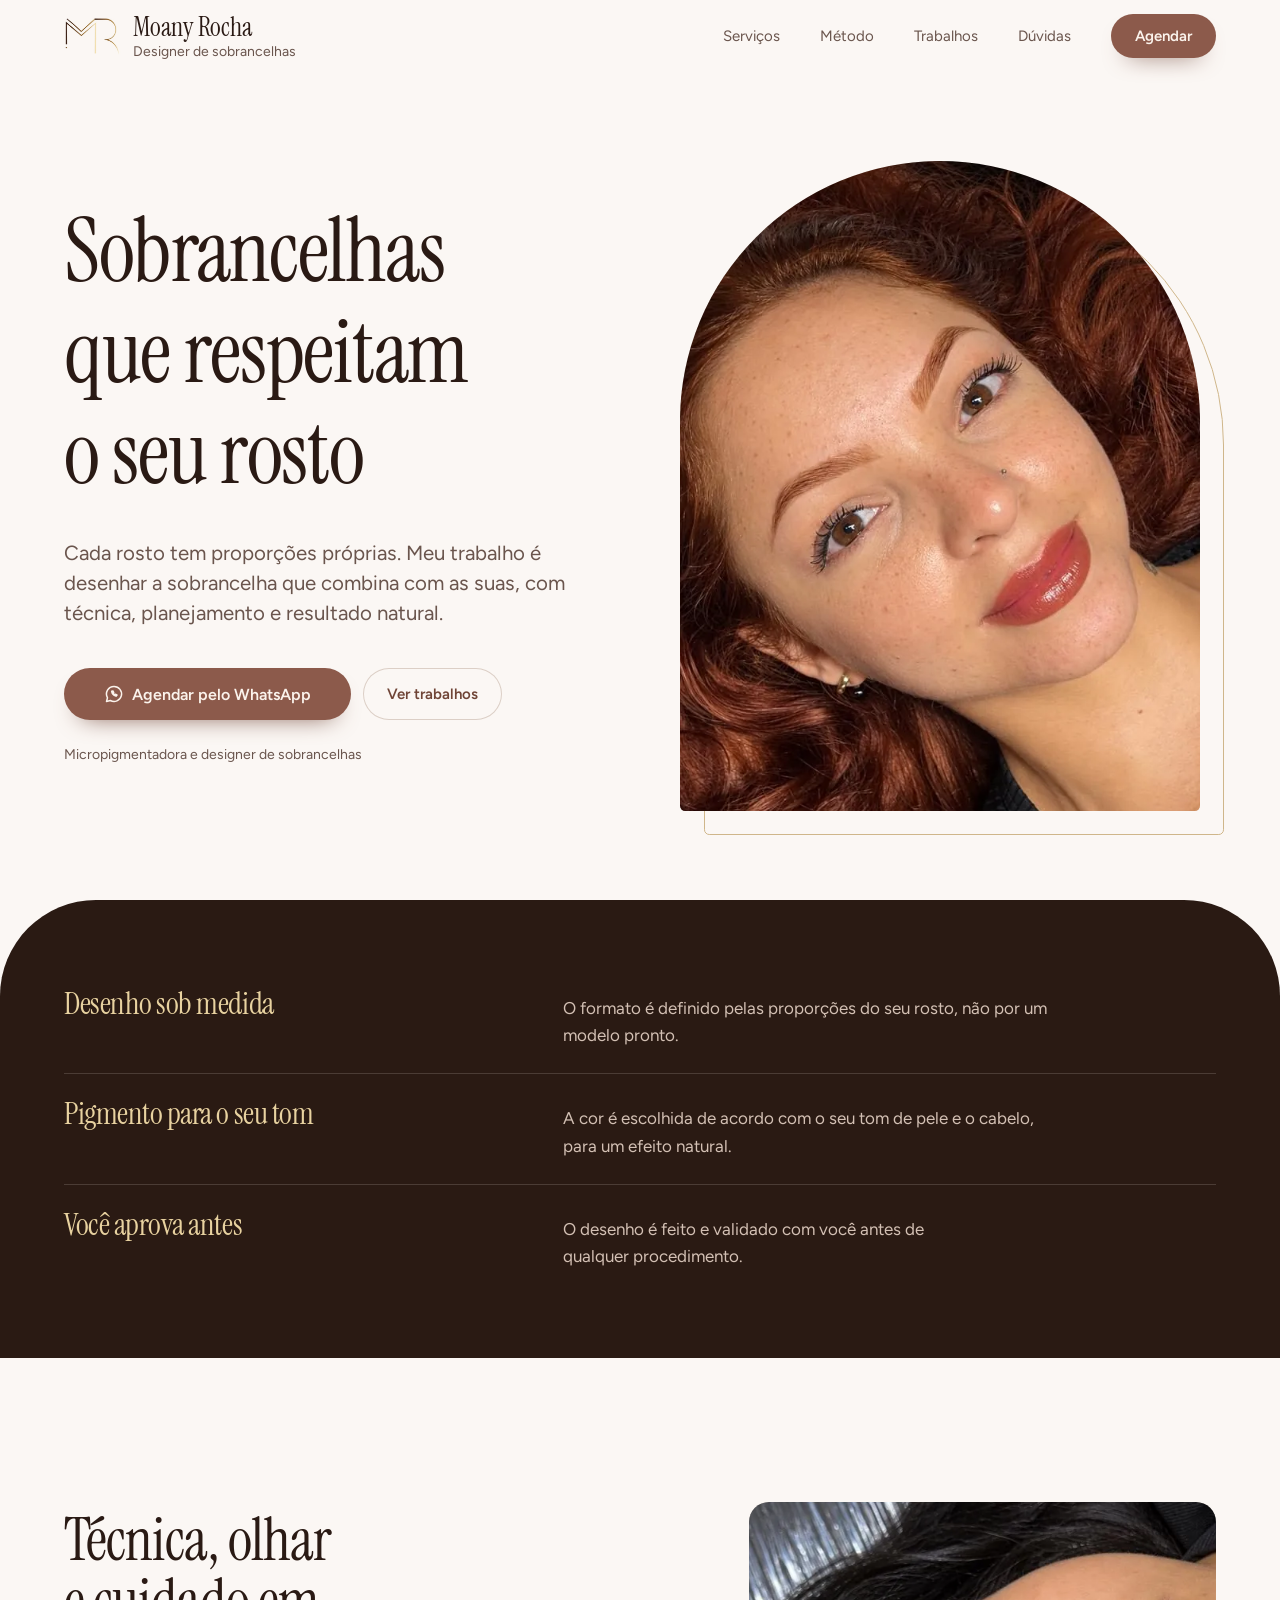
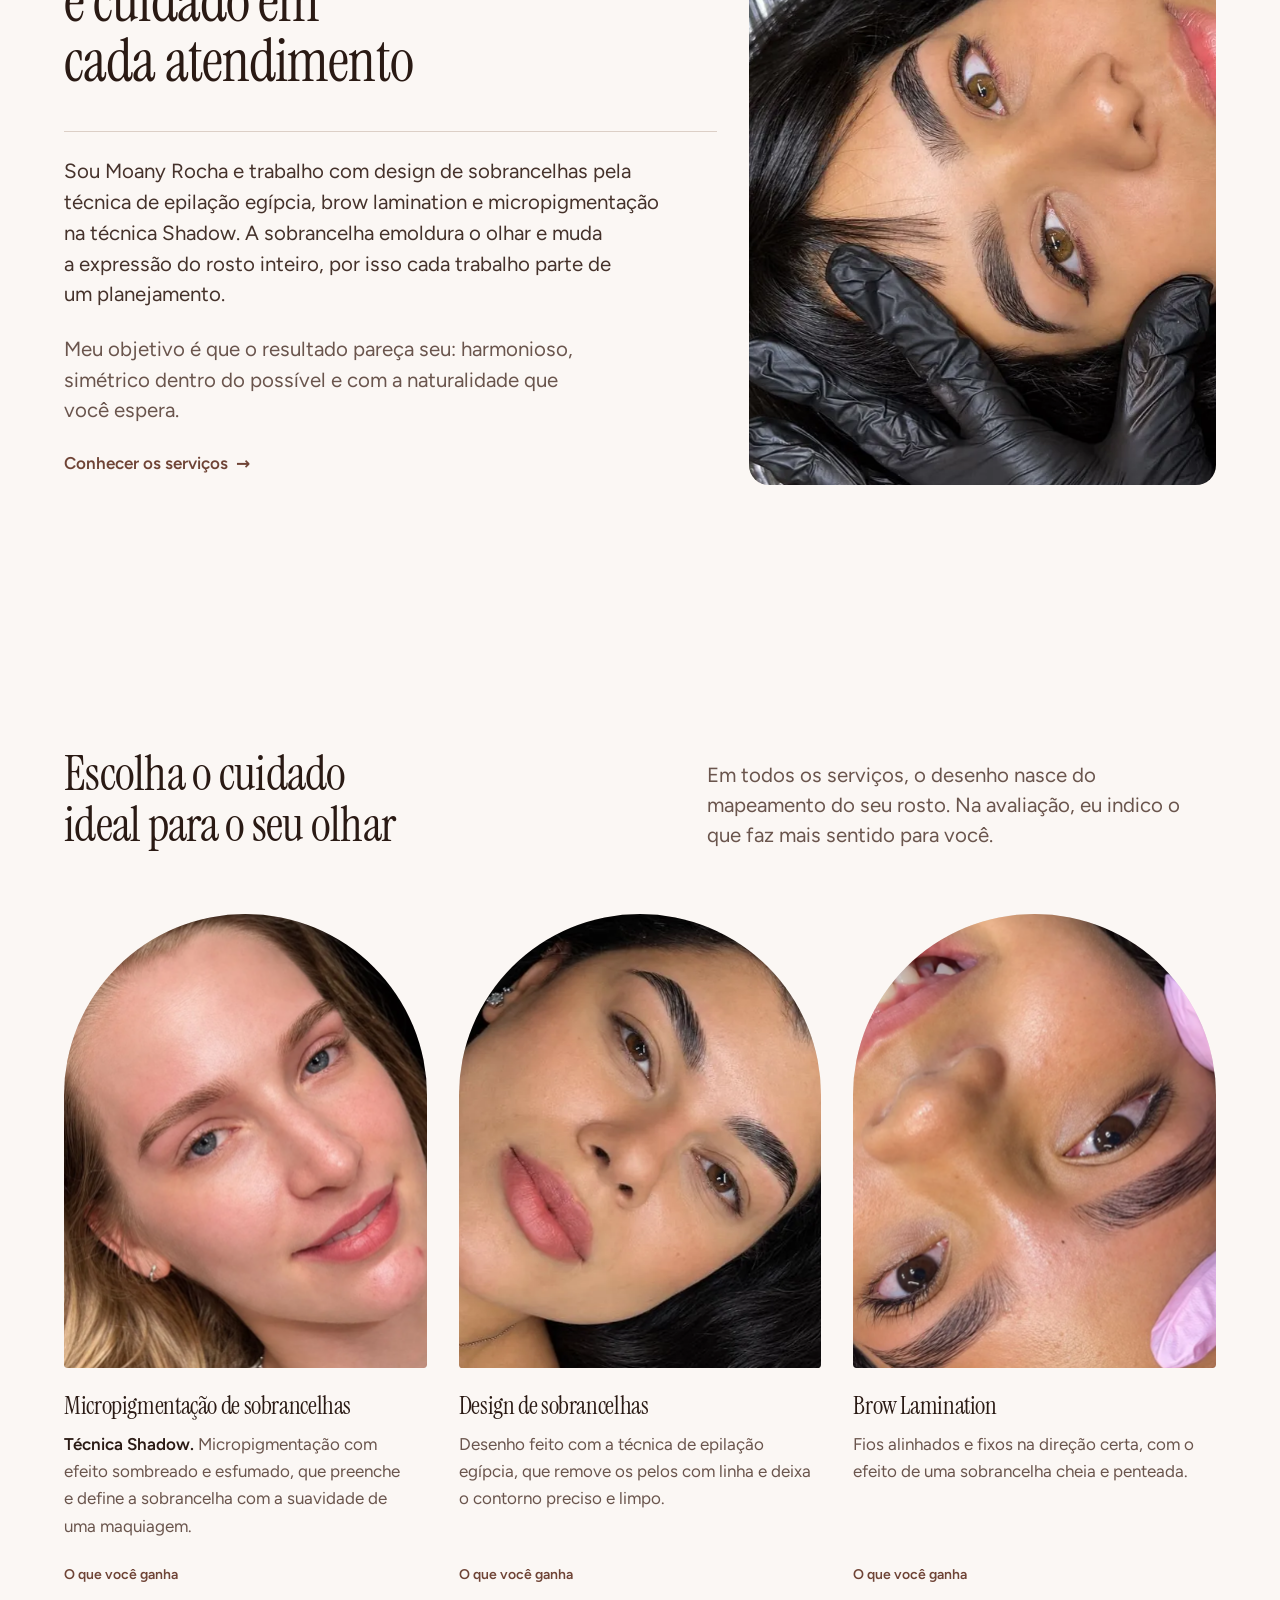
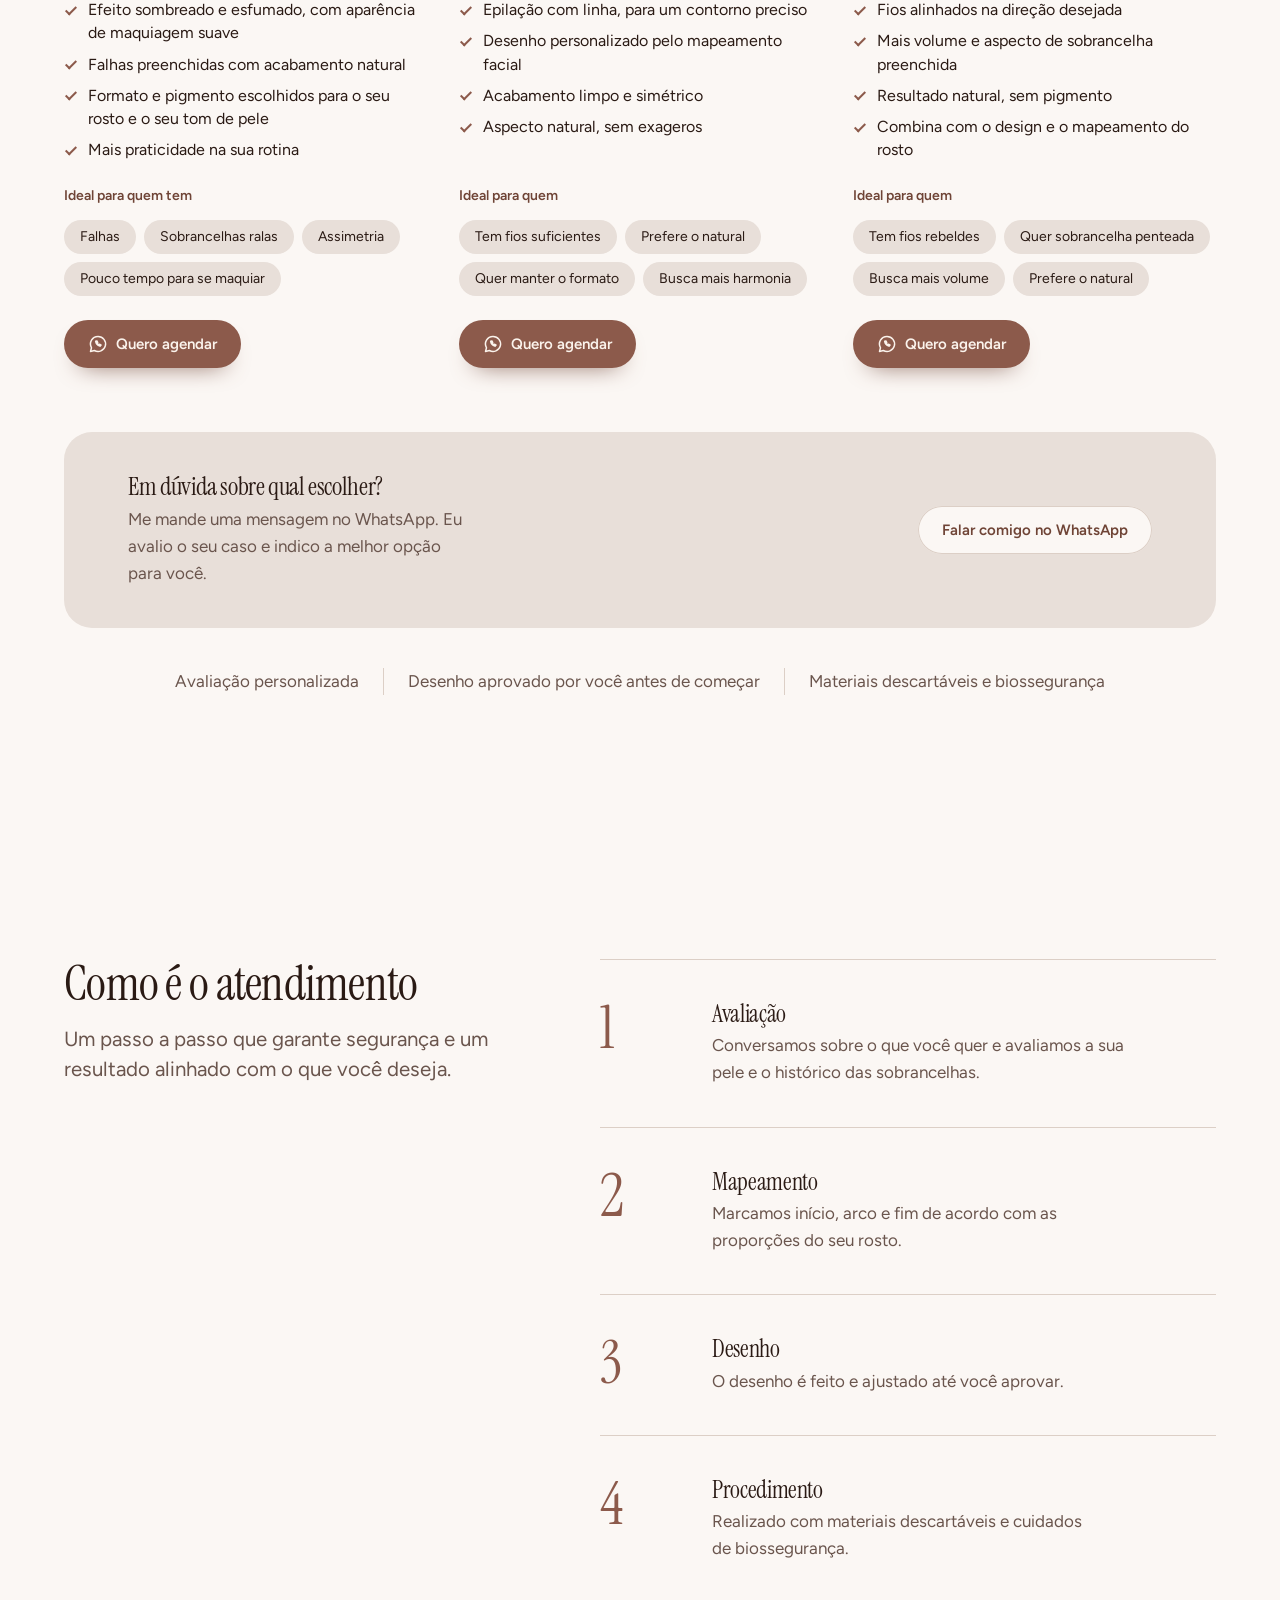
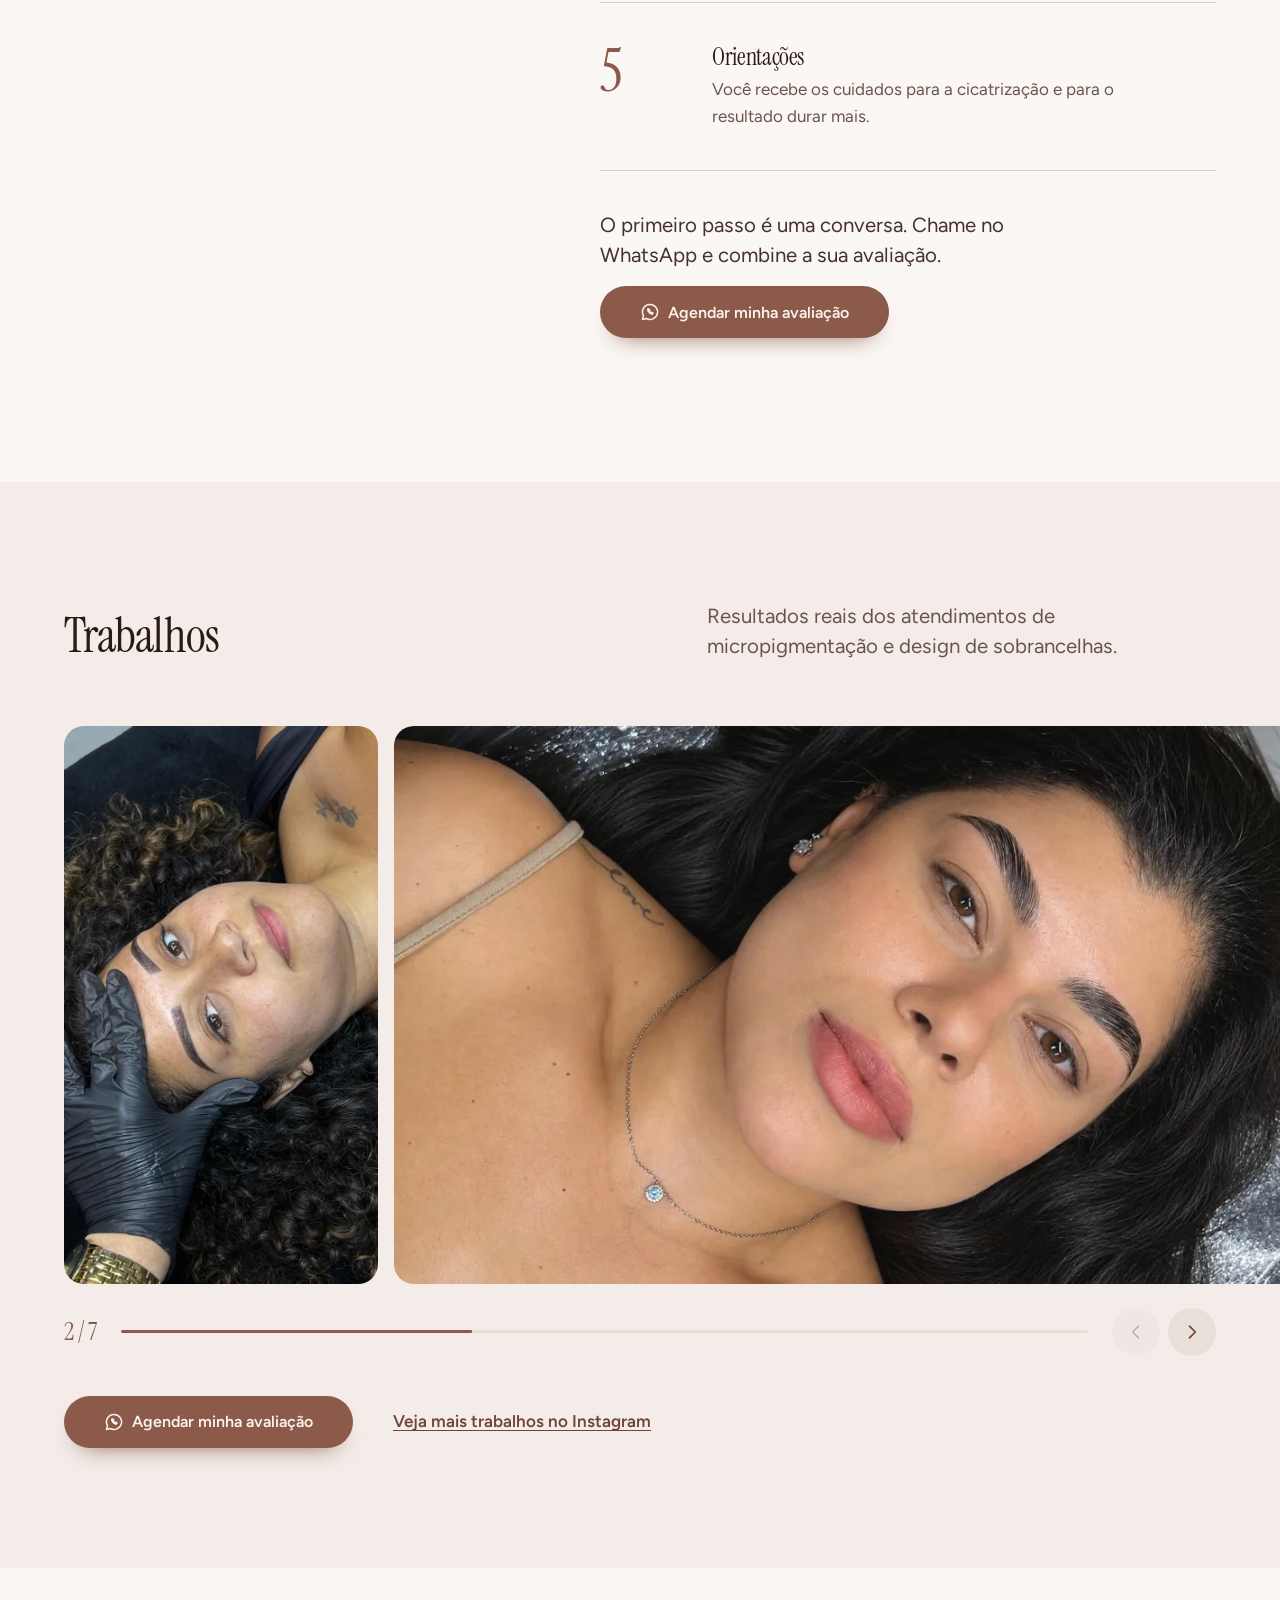
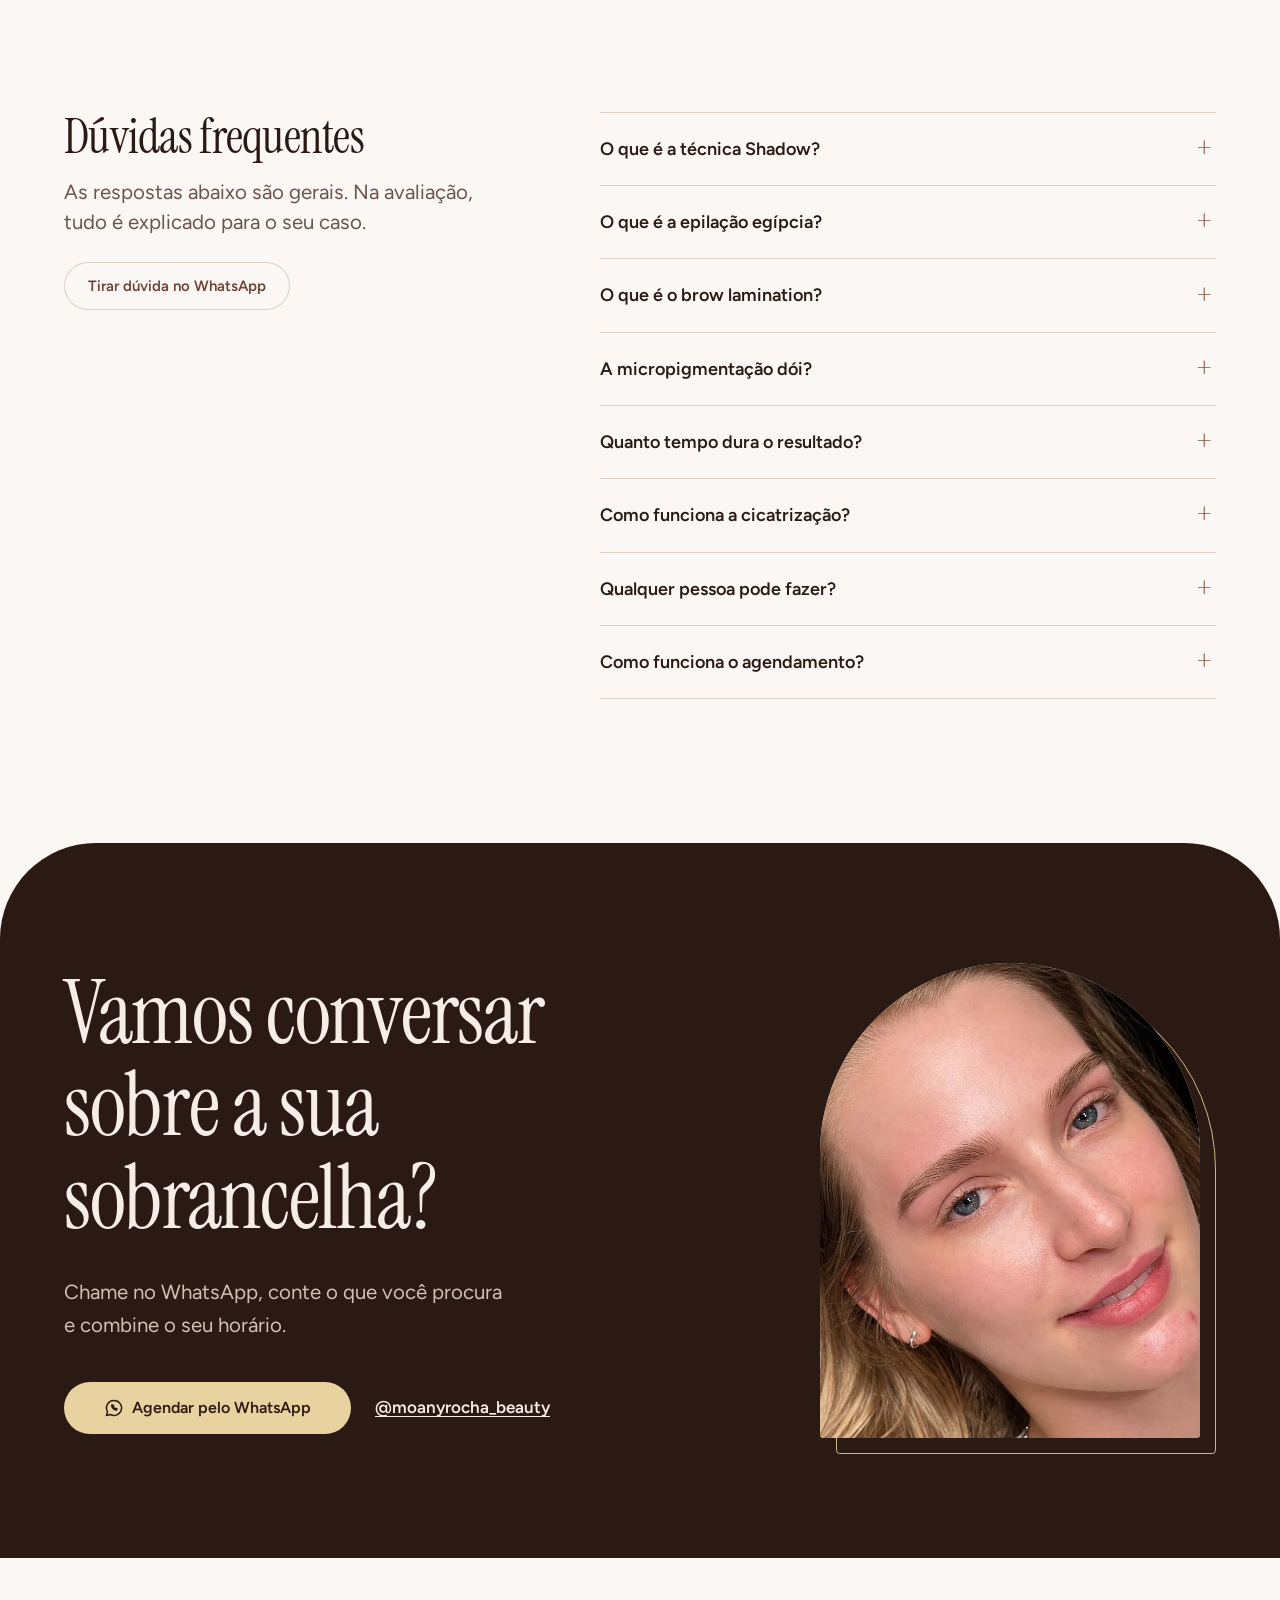
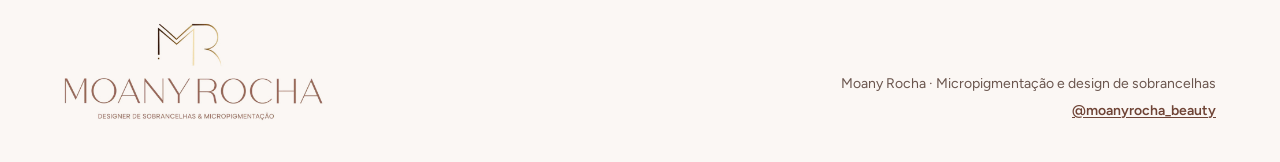
<file: moabeauty-main/index.html>
<!doctype html>
<html lang="pt-BR">

<head>
  <meta charset="utf-8">
  <meta name="viewport" content="width=device-width,initial-scale=1,viewport-fit=cover">
  <title>Moany Rocha Beauty | Designer de sobrancelhas e micropigmentação</title>
  <meta name="description"
    content="Moany Rocha, designer de sobrancelhas e micropigmentadora. Micropigmentação Shadow, design com epilação egípcia e brow lamination. Agende pelo WhatsApp.">
  <meta name="theme-color" content="#faf7f5">
  <link rel="icon" href="img/logo-monograma.png" type="image/png">
  <meta property="og:type" content="website">
  <meta property="og:locale" content="pt_BR">
  <meta property="og:site_name" content="Moany Rocha Beauty">
  <meta property="og:title" content="Moany Rocha Beauty | Designer de sobrancelhas e micropigmentação">
  <meta property="og:description" content="Moany Rocha, designer de sobrancelhas e micropigmentadora. Micropigmentação Shadow, design com epilação egípcia e brow lamination. Agende pelo WhatsApp.">
  <meta name="twitter:card" content="summary_large_image">
  <link rel="preload" href="img/trabalho-2.webp" as="image" type="image/webp" fetchpriority="high">
  <script type="application/ld+json">
{
  "@context": "https://schema.org",
  "@type": "HealthAndBeautyBusiness",
  "name": "Moany Rocha Beauty",
  "description": "Moany Rocha, designer de sobrancelhas e micropigmentadora. Micropigmentação Shadow, design com epilação egípcia e brow lamination.",
  "telephone": "+5527988076090",
  "sameAs": [
    "https://www.instagram.com/moanyrocha_beauty/"
  ],
  "knowsAbout": [
    "Micropigmentação de sobrancelhas",
    "Design de sobrancelhas",
    "Epilação egípcia",
    "Brow lamination"
  ],
  "hasOfferCatalog": {
    "@type": "OfferCatalog",
    "name": "Serviços",
    "itemListElement": [
      {
        "@type": "Offer",
        "itemOffered": {
          "@type": "Service",
          "name": "Micropigmentação de sobrancelhas (técnica Shadow)"
        }
      },
      {
        "@type": "Offer",
        "itemOffered": {
          "@type": "Service",
          "name": "Design de sobrancelhas com epilação egípcia"
        }
      },
      {
        "@type": "Offer",
        "itemOffered": {
          "@type": "Service",
          "name": "Brow Lamination"
        }
      }
    ]
  }
}
  </script>
  <script type="application/ld+json">
{
  "@context": "https://schema.org",
  "@type": "FAQPage",
  "mainEntity": [
    {
      "@type": "Question",
      "name": "O que é a técnica Shadow?",
      "acceptedAnswer": {
        "@type": "Answer",
        "text": "É uma técnica de micropigmentação que cria um efeito sombreado e esfumado, parecido com a sombra de uma maquiagem, em vez de fios individuais desenhados."
      }
    },
    {
      "@type": "Question",
      "name": "O que é a epilação egípcia?",
      "acceptedAnswer": {
        "@type": "Answer",
        "text": "É uma técnica de remoção de pelos feita com linha. Ela permite contornar o desenho da sobrancelha com precisão e deixar o acabamento limpo."
      }
    },
    {
      "@type": "Question",
      "name": "O que é o brow lamination?",
      "acceptedAnswer": {
        "@type": "Answer",
        "text": "É um tratamento que alinha os fios da sobrancelha e os mantém na direção desejada, deixando-a mais preenchida e penteada, sem pigmento. O efeito é temporário e a duração varia de pessoa para pessoa."
      }
    },
    {
      "@type": "Question",
      "name": "A micropigmentação dói?",
      "acceptedAnswer": {
        "@type": "Answer",
        "text": "A sensação varia de pessoa para pessoa. Normalmente é usado anestésico tópico para deixar o procedimento mais confortável."
      }
    },
    {
      "@type": "Question",
      "name": "Quanto tempo dura o resultado?",
      "acceptedAnswer": {
        "@type": "Answer",
        "text": "A duração depende do tipo de pele, do pigmento, da exposição ao sol e dos cuidados depois. Por ser semipermanente, o resultado desbota com o tempo e pede retoques periódicos."
      }
    },
    {
      "@type": "Question",
      "name": "Como funciona a cicatrização?",
      "acceptedAnswer": {
        "@type": "Answer",
        "text": "Nos primeiros dias a cor pode parecer mais intensa e depois suaviza. Seguir as orientações de cuidados é essencial para um bom resultado, e eu explico tudo no atendimento."
      }
    },
    {
      "@type": "Question",
      "name": "Qualquer pessoa pode fazer?",
      "acceptedAnswer": {
        "@type": "Answer",
        "text": "Nem sempre. Gestantes, lactantes e pessoas com algumas condições de saúde ou de pele precisam de avaliação antes. Por isso começamos sempre pela conversa."
      }
    },
    {
      "@type": "Question",
      "name": "Como funciona o agendamento?",
      "acceptedAnswer": {
        "@type": "Answer",
        "text": "Pelo WhatsApp. Clique em qualquer botão de agendar, mande uma mensagem e eu respondo com os horários disponíveis."
      }
    }
  ]
}
  </script>
  <link rel="preload" href="fonts/instrument-serif-latin-400-normal.woff2" as="font" type="font/woff2" crossorigin>
  <link rel="preload" href="fonts/figtree-latin-wght-normal.woff2" as="font" type="font/woff2" crossorigin>
  <link rel="preload" href="tokens.css" as="style">
  <link rel="preload" href="base.css" as="style">
  <script>document.documentElement.classList.add("js")</script>
  <link rel="stylesheet" href="site.css">
</head>

<body>
  <a class="skip" href="#conteudo">Pular para o conteúdo</a>

  <header class="top">
    <div class="progress" aria-hidden="true"></div>
    <div class="container">
      <a class="brand" href="#inicio" aria-label="Moany Rocha, início"><img src="img/logo-monograma.png" alt=""
          width="220" height="147"><span><b>Moany Rocha</b><small>Designer de sobrancelhas</small></span></a>
      <button class="nav-toggle" type="button" aria-label="Menu de navegação" aria-controls="site-nav"
        aria-expanded="false">
        <svg viewBox="0 0 24 24" fill="none" stroke="currentColor" stroke-width="1.8" stroke-linecap="round"
          aria-hidden="true">
          <path d="M4 7h16M4 12h16M4 17h16" />
        </svg>
      </button>
      <nav class="nav" id="site-nav" aria-label="Seções">
        <a href="#servicos">Serviços</a>
        <a href="#metodo">Método</a>
        <a href="#trabalhos">Trabalhos</a>
        <a href="#duvidas">Dúvidas</a>
        <a class="btn primary"
          href="https://wa.me/5527988076090?text=Ol%C3%A1%2C%20Moany%21%20Vim%20pelo%20seu%20site%20e%20gostaria%20de%20agendar%20um%20hor%C3%A1rio.">Agendar</a>
      </nav>
    </div>
  </header>

  <main id="conteudo">
    <div class="container hero" id="inicio">
      <div class="hero-copy">
        <h1><span class="ln"><span style="--l:0">Sobrancelhas</span></span> <span class="ln"><span style="--l:1">que respeitam</span></span> <span class="ln"><span style="--l:2">o seu rosto</span></span></h1>
        <p class="lead" style="--i:1">Cada rosto tem proporções próprias. Meu trabalho é desenhar a sobrancelha que combina com as
          suas, com técnica, planejamento e resultado natural.</p>
        <div class="btns" style="--i:2">
          <a class="btn primary"
            href="https://wa.me/5527988076090?text=Ol%C3%A1%2C%20Moany%21%20Vim%20pelo%20seu%20site%20e%20gostaria%20de%20agendar%20um%20hor%C3%A1rio."><svg viewBox="0 0 24 24" width="20" height="20" fill="none" stroke="currentColor" stroke-width="1.8" stroke-linecap="round" stroke-linejoin="round" aria-hidden="true"><path d="M12 3a9 9 0 0 0-7.8 13.5L3 21l4.6-1.2A9 9 0 1 0 12 3z"/><path d="M9.2 8.6c.3 2.6 2.4 5 5.2 6l1.3-1.3-1.9-1-.8.7a4.6 4.6 0 0 1-2-2l.7-.8-1-1.9z"/></svg>Agendar
            pelo WhatsApp</a>
          <a class="btn ghost" href="#trabalhos">Ver trabalhos</a>
        </div>
        <p class="fine" style="--i:3">Micropigmentadora e designer de sobrancelhas</p>
      </div>
      <div class="hero-art">
        <figure class="arch hero-photo"><img src="img/trabalho-2.webp"
            alt="Cliente de cabelo ruivo com sobrancelhas feitas por Moany Rocha" width="720" height="1280"
            style="object-position: 50% 38%" fetchpriority="high" decoding="async"></figure>
      </div>
    </div>

    <div class="promises">
      <div class="container">
        <div class="promise">
          <h2>Desenho sob medida</h2>
          <p>O formato é definido pelas proporções do seu rosto, não por um modelo pronto.</p>
        </div>
        <div class="promise">
          <h2>Pigmento para o seu tom</h2>
          <p>A cor é escolhida de acordo com o seu tom de pele e o cabelo, para um efeito natural.</p>
        </div>
        <div class="promise">
          <h2>Você aprova antes</h2>
          <p>O desenho é feito e validado com você antes de qualquer procedimento.</p>
        </div>
      </div>
    </div>

    <section id="sobre" class="sec sec--tall about">
      <div class="container about-grid">
        <div class="about-copy" data-reveal>
          <h2>Técnica, olhar e cuidado em cada atendimento</h2>
          <div class="about-text">
            <p>Sou Moany Rocha e trabalho com design de sobrancelhas pela técnica de epilação egípcia, brow lamination e
              micropigmentação na técnica Shadow. A sobrancelha emoldura o olhar e muda a expressão do rosto inteiro, por
              isso cada trabalho parte de um planejamento.</p>
            <p>Meu objetivo é que o resultado pareça seu: harmonioso, simétrico dentro do possível e com a naturalidade
              que você espera.</p>
          </div>
          <a class="link-arrow" href="#servicos">Conhecer os serviços</a>
        </div>
        <figure class="about-photo" data-reveal><img src="img/trabalho-6.webp"
            alt="Resultado de design de sobrancelhas feito por Moany Rocha" width="1100" height="825" loading="lazy"
            decoding="async"></figure>
      </div>
    </section>

    <section id="servicos" class="sec">
      <div class="container">
        <div class="head" data-reveal>
          <h2>Escolha o cuidado ideal para o seu olhar</h2>
          <p class="sec-lead">Em todos os serviços, o desenho nasce do mapeamento do seu rosto. Na avaliação, eu indico o
            que faz mais sentido para você.</p>
        </div>

        <div class="svc">
          <article class="svc-card" data-reveal>
            <figure class="arch"><img src="img/trabalho-7.webp"
                alt="Sobrancelhas com micropigmentação Shadow, efeito sombreado e natural" width="800" height="1421"
                loading="lazy" decoding="async"></figure>
            <h3>Micropigmentação de sobrancelhas</h3>
            <p class="pitch"><strong>Técnica Shadow.</strong> Micropigmentação com efeito sombreado e esfumado, que
              preenche e define a sobrancelha com a suavidade de uma maquiagem.</p>
            <h4>O que você ganha</h4>
            <ul class="checks">
              <li>Efeito sombreado e esfumado, com aparência de maquiagem suave</li>
              <li>Falhas preenchidas com acabamento natural</li>
              <li>Formato e pigmento escolhidos para o seu rosto e o seu tom de pele</li>
              <li>Mais praticidade na sua rotina</li>
            </ul>
            <h4>Ideal para quem tem</h4>
            <div class="chips"><span>Falhas</span><span>Sobrancelhas ralas</span><span>Assimetria</span><span>Pouco
                tempo para se maquiar</span></div>
            <a class="btn primary" aria-label="Agendar micropigmentação de sobrancelhas pelo WhatsApp"
              href="https://wa.me/5527988076090?text=Ol%C3%A1%2C%20Moany%21%20Vim%20pelo%20seu%20site%20e%20gostaria%20de%20agendar%20micropigmenta%C3%A7%C3%A3o%20de%20sobrancelhas%20%28t%C3%A9cnica%20Shadow%29."><svg viewBox="0 0 24 24" width="20" height="20" fill="none" stroke="currentColor" stroke-width="1.8" stroke-linecap="round" stroke-linejoin="round" aria-hidden="true"><path d="M12 3a9 9 0 0 0-7.8 13.5L3 21l4.6-1.2A9 9 0 1 0 12 3z"/><path d="M9.2 8.6c.3 2.6 2.4 5 5.2 6l1.3-1.3-1.9-1-.8.7a4.6 4.6 0 0 1-2-2l.7-.8-1-1.9z"/></svg>Quero
              agendar</a>
          </article>

          <article class="svc-card" data-reveal>
            <figure class="arch"><img src="img/trabalho-3.webp"
                alt="Sobrancelhas desenhadas com epilação egípcia, contorno preciso e limpo" width="1100" height="619"
                loading="lazy" decoding="async" style="object-position: 64% 50%"></figure>
            <h3>Design de sobrancelhas</h3>
            <p class="pitch">Desenho feito com a técnica de epilação egípcia, que remove os pelos com linha e deixa o
              contorno preciso e limpo.</p>
            <h4>O que você ganha</h4>
            <ul class="checks">
              <li>Epilação com linha, para um contorno preciso</li>
              <li>Desenho personalizado pelo mapeamento facial</li>
              <li>Acabamento limpo e simétrico</li>
              <li>Aspecto natural, sem exageros</li>
            </ul>
            <h4>Ideal para quem</h4>
            <div class="chips"><span>Tem fios suficientes</span><span>Prefere o natural</span><span>Quer manter o
                formato</span><span>Busca mais harmonia</span></div>
            <a class="btn primary" aria-label="Agendar design de sobrancelhas pelo WhatsApp"
              href="https://wa.me/5527988076090?text=Ol%C3%A1%2C%20Moany%21%20Vim%20pelo%20seu%20site%20e%20gostaria%20de%20agendar%20design%20de%20sobrancelhas%20com%20epila%C3%A7%C3%A3o%20eg%C3%ADpcia."><svg viewBox="0 0 24 24" width="20" height="20" fill="none" stroke="currentColor" stroke-width="1.8" stroke-linecap="round" stroke-linejoin="round" aria-hidden="true"><path d="M12 3a9 9 0 0 0-7.8 13.5L3 21l4.6-1.2A9 9 0 1 0 12 3z"/><path d="M9.2 8.6c.3 2.6 2.4 5 5.2 6l1.3-1.3-1.9-1-.8.7a4.6 4.6 0 0 1-2-2l.7-.8-1-1.9z"/></svg>Quero
              agendar</a>
          </article>

          <article class="svc-card" data-reveal>
            <figure class="arch"><img src="img/trabalho-5.webp"
                alt="Sobrancelhas com brow lamination, fios alinhados e volume" width="800" height="1421" loading="lazy"
                decoding="async"></figure>
            <h3>Brow Lamination</h3>
            <p class="pitch">Fios alinhados e fixos na direção certa, com o efeito de uma sobrancelha cheia e
              penteada.</p>
            <h4>O que você ganha</h4>
            <ul class="checks">
              <li>Fios alinhados na direção desejada</li>
              <li>Mais volume e aspecto de sobrancelha preenchida</li>
              <li>Resultado natural, sem pigmento</li>
              <li>Combina com o design e o mapeamento do rosto</li>
            </ul>
            <h4>Ideal para quem</h4>
            <div class="chips"><span>Tem fios rebeldes</span><span>Quer sobrancelha penteada</span><span>Busca mais
                volume</span><span>Prefere o natural</span></div>
            <a class="btn primary" aria-label="Agendar brow lamination pelo WhatsApp"
              href="https://wa.me/5527988076090?text=Ol%C3%A1%2C%20Moany%21%20Vim%20pelo%20seu%20site%20e%20gostaria%20de%20agendar%20brow%20lamination."><svg viewBox="0 0 24 24" width="20" height="20" fill="none" stroke="currentColor" stroke-width="1.8" stroke-linecap="round" stroke-linejoin="round" aria-hidden="true"><path d="M12 3a9 9 0 0 0-7.8 13.5L3 21l4.6-1.2A9 9 0 1 0 12 3z"/><path d="M9.2 8.6c.3 2.6 2.4 5 5.2 6l1.3-1.3-1.9-1-.8.7a4.6 4.6 0 0 1-2-2l.7-.8-1-1.9z"/></svg>Quero
              agendar</a>
          </article>
        </div>

        <div class="unsure" data-reveal>
          <div>
            <h3>Em dúvida sobre qual escolher?</h3>
            <p>Me mande uma mensagem no WhatsApp. Eu avalio o seu caso e indico a melhor opção para você.</p>
          </div>
          <a class="btn ghost"
            href="https://wa.me/5527988076090?text=Ol%C3%A1%2C%20Moany%21%20Vim%20pelo%20seu%20site%20e%20tenho%20uma%20d%C3%BAvida%20sobre%20qual%20servi%C3%A7o%20escolher.">Falar
            comigo no WhatsApp</a>
        </div>

        <ul class="assure" data-reveal>
          <li>Avaliação personalizada</li>
          <li>Desenho aprovado por você antes de começar</li>
          <li>Materiais descartáveis e biossegurança</li>
        </ul>
      </div>
    </section>

    <section id="metodo" class="sec sec--tall">
      <div class="container method">
        <div class="method-side" data-reveal>
          <h2>Como é o atendimento</h2>
          <p class="sec-lead">Um passo a passo que garante segurança e um resultado alinhado com o que você deseja.</p>
        </div>
        <ol class="steps">
          <li data-reveal>
            <h3>Avaliação</h3>
            <p>Conversamos sobre o que você quer e avaliamos a sua pele e o histórico das sobrancelhas.</p>
          </li>
          <li data-reveal>
            <h3>Mapeamento</h3>
            <p>Marcamos início, arco e fim de acordo com as proporções do seu rosto.</p>
          </li>
          <li data-reveal>
            <h3>Desenho</h3>
            <p>O desenho é feito e ajustado até você aprovar.</p>
          </li>
          <li data-reveal>
            <h3>Procedimento</h3>
            <p>Realizado com materiais descartáveis e cuidados de biossegurança.</p>
          </li>
          <li data-reveal>
            <h3>Orientações</h3>
            <p>Você recebe os cuidados para a cicatrização e para o resultado durar mais.</p>
          </li>
        </ol>
        <div class="method-cta" data-reveal>
          <p>O primeiro passo é uma conversa. Chame no WhatsApp e combine a sua avaliação.</p>
          <a class="btn primary" href="https://wa.me/5527988076090?text=Ol%C3%A1%2C%20Moany%21%20Vim%20pelo%20seu%20site%20e%20gostaria%20de%20agendar%20uma%20avalia%C3%A7%C3%A3o."><svg viewBox="0 0 24 24" width="20" height="20" fill="none" stroke="currentColor" stroke-width="1.8" stroke-linecap="round" stroke-linejoin="round" aria-hidden="true"><path d="M12 3a9 9 0 0 0-7.8 13.5L3 21l4.6-1.2A9 9 0 1 0 12 3z"/><path d="M9.2 8.6c.3 2.6 2.4 5 5.2 6l1.3-1.3-1.9-1-.8.7a4.6 4.6 0 0 1-2-2l.7-.8-1-1.9z"/></svg>Agendar minha avaliação</a>
        </div>
      </div>
    </section>

    <section id="trabalhos" class="sec band">
      <div class="container">
        <div class="head" data-reveal>
          <h2>Trabalhos</h2>
          <p class="sec-lead">Resultados reais dos atendimentos de micropigmentação e design de sobrancelhas.</p>
        </div>
      </div>
      <div class="carousel">
        <div class="track" id="track" tabindex="0" role="region" aria-label="Fotos dos trabalhos">
          <figure class="slide"><img src="img/trabalho-1.webp" alt="Resultado de sobrancelha feita por Moany Rocha"
              width="720" height="1280" draggable="false" loading="lazy" decoding="async"></figure>
          <figure class="slide land"><img src="img/trabalho-3.webp"
              alt="Resultado de sobrancelha feita por Moany Rocha" width="1100" height="619" draggable="false"
              loading="lazy" decoding="async"></figure>
          <figure class="slide"><img src="img/trabalho-5.webp" alt="Resultado de sobrancelha feita por Moany Rocha"
              width="800" height="1421" draggable="false" loading="lazy" decoding="async"></figure>
          <figure class="slide"><img src="img/trabalho-2.webp" alt="Resultado de sobrancelha feita por Moany Rocha"
              width="720" height="1280" draggable="false" loading="lazy" decoding="async"></figure>
          <figure class="slide land"><img src="img/trabalho-6.webp"
              alt="Resultado de sobrancelha feita por Moany Rocha" width="1100" height="825" draggable="false"
              loading="lazy" decoding="async"></figure>
          <figure class="slide"><img src="img/trabalho-4.webp" alt="Resultado de sobrancelha feita por Moany Rocha"
              width="800" height="1421" draggable="false" loading="lazy" decoding="async"></figure>
          <figure class="slide"><img src="img/trabalho-7.webp" alt="Resultado de sobrancelha feita por Moany Rocha"
              width="800" height="1421" draggable="false" loading="lazy" decoding="async"></figure>
        </div>
        <div class="container car-ctl">
          <span class="car-count" aria-hidden="true"><b id="cnt">1</b> / <span id="tot">7</span></span>
          <div class="car-bar" aria-hidden="true"><span></span></div>
          <div class="car-btns">
            <button class="car-btn" id="prev" type="button" aria-label="Fotos anteriores"><svg viewBox="0 0 24 24"
                width="20" height="20" fill="none" stroke="currentColor" stroke-width="2" stroke-linecap="round"
                stroke-linejoin="round" aria-hidden="true">
                <path d="M15 5l-7 7 7 7" />
              </svg></button>
            <button class="car-btn" id="next" type="button" aria-label="Próximas fotos"><svg viewBox="0 0 24 24"
                width="20" height="20" fill="none" stroke="currentColor" stroke-width="2" stroke-linecap="round"
                stroke-linejoin="round" aria-hidden="true">
                <path d="M9 5l7 7-7 7" />
              </svg></button>
          </div>
        </div>
      </div>
      <div class="container">
        <div class="more"><a class="btn primary" href="https://wa.me/5527988076090?text=Ol%C3%A1%2C%20Moany%21%20Vim%20pelo%20seu%20site%20e%20gostaria%20de%20agendar%20uma%20avalia%C3%A7%C3%A3o."><svg viewBox="0 0 24 24" width="20" height="20" fill="none" stroke="currentColor" stroke-width="1.8" stroke-linecap="round" stroke-linejoin="round" aria-hidden="true"><path d="M12 3a9 9 0 0 0-7.8 13.5L3 21l4.6-1.2A9 9 0 1 0 12 3z"/><path d="M9.2 8.6c.3 2.6 2.4 5 5.2 6l1.3-1.3-1.9-1-.8.7a4.6 4.6 0 0 1-2-2l.7-.8-1-1.9z"/></svg>Agendar minha avaliação</a><a href="https://www.instagram.com/moanyrocha_beauty/">Veja mais trabalhos no Instagram</a></div>
      </div>
    </section>

    <section id="duvidas" class="sec sec--tall">
      <div class="container faq">
        <div class="faq-intro" data-reveal>
          <h2>Dúvidas frequentes</h2>
          <p class="sec-lead">As respostas abaixo são gerais. Na avaliação, tudo é explicado para o seu caso.</p>
          <a class="btn ghost"
            href="https://wa.me/5527988076090?text=Ol%C3%A1%2C%20Moany%21%20Vim%20pelo%20seu%20site%20e%20tenho%20uma%20d%C3%BAvida.">Tirar
            dúvida no WhatsApp</a>
        </div>
        <div class="faq-list">
          <details>
            <summary>O que é a técnica Shadow?</summary>
            <p>É uma técnica de micropigmentação que cria um efeito sombreado e esfumado, parecido com a sombra de uma
              maquiagem, em vez de fios individuais desenhados.</p>
          </details>
          <details>
            <summary>O que é a epilação egípcia?</summary>
            <p>É uma técnica de remoção de pelos feita com linha. Ela permite contornar o desenho da sobrancelha com
              precisão e deixar o acabamento limpo.</p>
          </details>
          <details>
            <summary>O que é o brow lamination?</summary>
            <p>É um tratamento que alinha os fios da sobrancelha e os mantém na direção desejada, deixando-a mais
              preenchida e penteada, sem pigmento. O efeito é temporário e a duração varia de pessoa para pessoa.</p>
          </details>
          <details>
            <summary>A micropigmentação dói?</summary>
            <p>A sensação varia de pessoa para pessoa. Normalmente é usado anestésico tópico para deixar o procedimento
              mais confortável.</p>
          </details>
          <details>
            <summary>Quanto tempo dura o resultado?</summary>
            <p>A duração depende do tipo de pele, do pigmento, da exposição ao sol e dos cuidados depois. Por ser
              semipermanente, o resultado desbota com o tempo e pede retoques periódicos.</p>
          </details>
          <details>
            <summary>Como funciona a cicatrização?</summary>
            <p>Nos primeiros dias a cor pode parecer mais intensa e depois suaviza. Seguir as orientações de cuidados é
              essencial para um bom resultado, e eu explico tudo no atendimento.</p>
          </details>
          <details>
            <summary>Qualquer pessoa pode fazer?</summary>
            <p>Nem sempre. Gestantes, lactantes e pessoas com algumas condições de saúde ou de pele precisam de
              avaliação antes. Por isso começamos sempre pela conversa.</p>
          </details>
          <details>
            <summary>Como funciona o agendamento?</summary>
            <p>Pelo WhatsApp. Clique em qualquer botão de agendar, mande uma mensagem e eu respondo com os horários
              disponíveis.</p>
          </details>
        </div>
      </div>
    </section>

    <section id="contato" class="cta-sec">
      <div class="container cta">
        <h2>Vamos conversar sobre a sua sobrancelha?</h2>
        <p>Chame no WhatsApp, conte o que você procura e combine o seu horário.</p>
        <div class="cta-actions">
          <a class="btn gold"
            href="https://wa.me/5527988076090?text=Ol%C3%A1%2C%20Moany%21%20Vim%20pelo%20seu%20site%20e%20gostaria%20de%20agendar%20um%20hor%C3%A1rio."><svg viewBox="0 0 24 24" width="20" height="20" fill="none" stroke="currentColor" stroke-width="1.8" stroke-linecap="round" stroke-linejoin="round" aria-hidden="true"><path d="M12 3a9 9 0 0 0-7.8 13.5L3 21l4.6-1.2A9 9 0 1 0 12 3z"/><path d="M9.2 8.6c.3 2.6 2.4 5 5.2 6l1.3-1.3-1.9-1-.8.7a4.6 4.6 0 0 1-2-2l.7-.8-1-1.9z"/></svg>Agendar
            pelo WhatsApp</a>
          <a href="https://www.instagram.com/moanyrocha_beauty/">@moanyrocha_beauty</a>
        </div>
        <div class="cta-art" data-reveal><figure class="arch"><img src="img/trabalho-7.webp" alt="" width="800" height="1421"
              loading="lazy" decoding="async"></figure></div>
      </div>
    </section>
  </main>

  <footer>
    <div class="container foot">
      <img src="img/logo-completa.webp" alt="Moany Rocha, designer de sobrancelhas e micropigmentação" width="900"
        height="346" loading="lazy" decoding="async">
      <div class="foot-info">
        <span>Moany Rocha · Micropigmentação e design de sobrancelhas</span>
        <a href="https://www.instagram.com/moanyrocha_beauty/">@moanyrocha_beauty</a>
      </div>
    </div>
  </footer>

  <a class="fab"
    href="https://wa.me/5527988076090?text=Ol%C3%A1%2C%20Moany%21%20Vim%20pelo%20seu%20site%20e%20gostaria%20de%20agendar%20um%20hor%C3%A1rio."
    aria-label="Agendar pelo WhatsApp">
    <svg viewBox="0 0 24 24" width="22" height="22" fill="none" stroke="currentColor" stroke-width="1.8"
      stroke-linecap="round" stroke-linejoin="round" aria-hidden="true">
      <path d="M12 3a9 9 0 0 0-7.8 13.5L3 21l4.6-1.2A9 9 0 1 0 12 3z" />
      <path d="M9.2 8.6c.3 2.6 2.4 5 5.2 6l1.3-1.3-1.9-1-.8.7a4.6 4.6 0 0 1-2-2l.7-.8-1-1.9z" />
    </svg>
    <span>Agendar</span>
  </a>

  <script>
    (function () {
      var top = document.querySelector(".top");
      var bar = document.querySelector(".progress");
      var nav = document.querySelector(".nav");
      var navToggle = document.querySelector(".nav-toggle");
      var reduce = window.matchMedia && window.matchMedia("(prefers-reduced-motion: reduce)").matches;
      var ticking = false;

      function clamp(v, a, b) { return Math.max(a, Math.min(b, v)); }

      /* menu do celular */
      if (nav && navToggle) {
        var setNavOpen = function (open) {
          nav.classList.toggle("open", open);
          navToggle.setAttribute("aria-expanded", String(open));
        };
        navToggle.addEventListener("click", function () {
          setNavOpen(navToggle.getAttribute("aria-expanded") !== "true");
        });
        nav.querySelectorAll("a").forEach(function (link) {
          link.addEventListener("click", function () { setNavOpen(false); });
        });
        document.addEventListener("click", function (e) {
          if (!nav.contains(e.target) && !navToggle.contains(e.target)) setNavOpen(false);
        });
        document.addEventListener("keydown", function (e) {
          if (e.key === "Escape" && navToggle.getAttribute("aria-expanded") === "true") {
            setNavOpen(false);
            navToggle.focus();
          }
        });
        window.addEventListener("resize", function () {
          if (window.innerWidth > 960) setNavOpen(false);
        });
      }

      /* cabeçalho e barra de progresso */
      function frame() {
        ticking = false;
        var y = window.scrollY || window.pageYOffset || 0;
        var vh = window.innerHeight || document.documentElement.clientHeight;
        var max = Math.max(1, document.documentElement.scrollHeight - vh);
        top.classList.toggle("scrolled", y > 8);
        bar.style.setProperty("--p", clamp(y / max, 0, 1).toFixed(4));
      }
      function onScroll() { if (!ticking) { ticking = true; window.requestAnimationFrame(frame); } }
      window.addEventListener("scroll", onScroll, { passive: true });
      window.addEventListener("resize", onScroll);
      frame();

      /* carrossel */
      var track = document.getElementById("track");
      if (track) {
        var prev = document.getElementById("prev"), next = document.getElementById("next");
        var fill = document.querySelector(".car-bar span");
        var slides = Array.prototype.slice.call(track.querySelectorAll(".slide"));
        var cnt = document.getElementById("cnt");
        document.getElementById("tot").textContent = slides.length;
        var updCar = function () {
          var max = track.scrollWidth - track.clientWidth;
          var r = (track.scrollLeft + track.clientWidth) / Math.max(1, track.scrollWidth);
          fill.style.transform = "scaleX(" + clamp(r, 0, 1).toFixed(3) + ")";
          var tr = track.getBoundingClientRect(), last = 0;
          slides.forEach(function (sl, i) {
            var b = sl.getBoundingClientRect();
            var vis = Math.max(0, Math.min(b.right, tr.right) - Math.max(b.left, tr.left));
            var a = clamp(vis / Math.max(1, b.width), 0, 1);
            sl.style.setProperty("--a", a.toFixed(3));
            if (a > 0.6) last = i;
          });
          cnt.textContent = last + 1;
          prev.disabled = track.scrollLeft <= 2;
          next.disabled = track.scrollLeft >= max - 2;
        };
        var go = function (d) { track.scrollBy({ left: d * track.clientWidth * 0.8, behavior: reduce ? "auto" : "smooth" }); };
        prev.addEventListener("click", function () { go(-1); });
        next.addEventListener("click", function () { go(1); });
        track.addEventListener("scroll", updCar, { passive: true });
        window.addEventListener("resize", updCar);
        track.querySelectorAll("img").forEach(function (im) { im.addEventListener("load", updCar); });
        track.addEventListener("keydown", function (e) {
          if (e.key === "ArrowRight") { e.preventDefault(); go(1); }
          if (e.key === "ArrowLeft") { e.preventDefault(); go(-1); }
        });
        updCar();
        var down = false, sx = 0, sl0 = 0;
        track.addEventListener("pointerdown", function (e) {
          if (e.pointerType !== "mouse" || e.button !== 0) return;
          down = true; sx = e.clientX; sl0 = track.scrollLeft; track.classList.add("drag");
        });
        window.addEventListener("pointermove", function (e) { if (down) track.scrollLeft = sl0 - (e.clientX - sx); });
        window.addEventListener("pointerup", function () { if (!down) return; down = false; track.classList.remove("drag"); });
      }

      /* o botão flutuante só aparece depois do hero (que já tem o próprio CTA) e some quando o contato ou o rodapé estão na tela */
      var fab = document.querySelector(".fab");
      var closers = document.querySelectorAll("#inicio, #contato, footer");
      if (fab && closers.length && "IntersectionObserver" in window) {
        var seenNow = new Set();
        var fio = new IntersectionObserver(function (entries) {
          entries.forEach(function (en) { if (en.isIntersecting) seenNow.add(en.target); else seenNow.delete(en.target); });
          fab.classList.toggle("away", seenNow.size > 0);
          fab.classList.add("is-ready");
        }, { threshold: 0.2 });
        closers.forEach(function (el) { fio.observe(el); });
      } else if (fab) {
        fab.classList.add("is-ready");
      }

      /* uma revelação ao rolar: aparece de baixo, escalonada em passos curtos */
      var items = document.querySelectorAll("[data-reveal]");
      if (reduce || !("IntersectionObserver" in window)) {
        items.forEach(function (el) { el.classList.add("is-in"); });
        return;
      }
      items.forEach(function (el) {
        var sibs = el.parentElement.querySelectorAll(":scope > [data-reveal]");
        el.style.setProperty("--i", Math.min(Array.prototype.indexOf.call(sibs, el), 3));
      });
      var io = new IntersectionObserver(function (entries) {
        entries.forEach(function (en) {
          if (!en.isIntersecting) return;
          en.target.classList.add("is-in");
          io.unobserve(en.target);
        });
      }, { threshold: 0.08, rootMargin: "0px 0px -8% 0px" });
      items.forEach(function (el) { io.observe(el); });
    })();
  </script>
</body>

</html>
</file>
<file: moabeauty-main/tokens.css>
:root {
  --space-3xs: 2px; --space-2xs: 4px; --space-xs: 8px; --space-sm: 12px; --space-md: 16px; --space-lg: 24px; --space-xl: 40px; --space-2xl: 64px; --space-3xl: 96px; --space-4xl: 144px;
  --text-xs: 0.8125rem; --text-sm: 0.875rem; --text-md: 1rem; --text-lg: 1.25rem; --text-xl: 1.5625rem; --text-2xl: 1.953rem; --text-3xl: 2.441rem;
  --text-display-s: clamp(2.25rem, 4vw + 0.5rem, 3.75rem); --text-display: clamp(2.75rem, 5.6vw + 1rem, 6rem);
  --text-section: clamp(2rem, 2.5vw + 1rem, 3.5rem); --text-title: clamp(1.25rem, 0.75vw + 0.875rem, 1.625rem); --text-lead: clamp(1.125rem, 0.35vw + 1rem, 1.375rem);
  --ease-out: cubic-bezier(0.23, 1, 0.32, 1); --ease-in: cubic-bezier(0.7, 0, 0.84, 0); --ease-in-out: cubic-bezier(0.77, 0, 0.175, 1);
  --dur-micro: 120ms; --dur-short: 220ms; --dur-long: 420ms;
  --color-error: oklch(52% 0.19 27); --color-success: oklch(50% 0.12 150);
  --container: 1440px; --gutter: 64px; --gap-columns: 32px; --section-gap-s: 120px; --section-gap: 144px; --section-gap-l: 176px;
  --z-base: 1; --z-raised: 10; --z-dropdown: 100; --z-sticky: 200; --z-sticky-nav: 300; --z-modal: 400; --z-toast: 500; --z-tooltip: 600;
  --color-paper: oklch(97.8% 0.006 56); --color-paper-2: oklch(94.7% 0.009 49); --color-paper-3: oklch(90.9% 0.013 51);
  --color-ink: oklch(23.7% 0.028 41); --color-ink-2: oklch(33.7% 0.03 41); --color-muted: oklch(46.8% 0.031 42);
  --color-rule: oklch(86.3% 0.019 57);
  --color-accent: oklch(51.9% 0.071 38); --color-accent-ink: oklch(96.8% 0.013 64); --color-focus: oklch(50% 0.16 38);
  --color-accent-deep: oklch(43.3% 0.064 39);
  --color-cocoa: oklch(23.6% 0.029 44); --color-cocoa-2: oklch(30% 0.03 44);
  --color-gold: oklch(87% 0.07 87); --color-gold-deep: oklch(78.7% 0.065 82);
  --color-on-cocoa: oklch(95.1% 0.013 56); --color-on-cocoa-2: oklch(82% 0.027 54);
  --font-display: "Instrument Serif", Georgia, ui-serif, serif; --font-body: "Figtree", ui-sans-serif, system-ui, sans-serif; --font-outlier: var(--font-body);
  --display-weight: 400;
  --radius-card: 20px; --radius-pill: 999px; --radius-arch: 999px 999px 20px 20px; --rule-hair: 1px; --shadow-card: none;
  --tracking-display: -0.015em;
  --nav-h: 72px;
}
</file>
<file: moabeauty-main/base.css>
*, *::before, *::after { box-sizing: border-box; }
html, body { overflow-x: clip; }
html { scrollbar-color: var(--color-muted) var(--color-paper); scroll-padding-top: var(--space-3xl); }
body { margin: 0; background: var(--color-paper); color: var(--color-ink); font-family: var(--font-body); font-size: var(--text-md); line-height: 1.55; -webkit-font-smoothing: antialiased; caret-color: var(--color-accent); }
::selection { background: color-mix(in oklab, var(--color-accent) 22%, transparent); color: var(--color-ink); }
:focus-visible { outline: 2px solid var(--color-focus); outline-offset: 2px; }
a { color: inherit; text-decoration-thickness: 1px; text-underline-offset: 0.16em; }
h1, h2, h3 { margin: 0; font-family: var(--font-display); font-weight: var(--display-weight, 700); font-synthesis: none; letter-spacing: var(--tracking-display); line-height: 1.05; overflow-wrap: break-word; min-width: 0; text-wrap: balance; }
h1 { max-width: 20ch; font-size: var(--text-display); } h2 { max-width: 30ch; font-size: var(--text-section); } h3 { max-width: 40ch; font-size: var(--text-title); line-height: 1.2; }
.lead { font-size: var(--text-lead); line-height: 1.45; max-width: 52ch; }
p { margin: 0; text-wrap: pretty; }
p:not([class]) { max-width: 65ch; }
img, video { max-width: 100%; height: auto; display: block; }
svg { display: block; }
[hidden] { display: none !important; }
button, input, select, textarea { font: inherit; }
.container { width: 100%; max-width: var(--container); margin-inline: auto; padding-inline: var(--gutter); box-sizing: border-box; }
.num, .figure, td.num { font-variant-numeric: tabular-nums; }
.visually-hidden { position: absolute; width: 1px; height: 1px; overflow: hidden; clip-path: inset(50%); white-space: nowrap; }
[data-slot] { position: relative; overflow: hidden; background: linear-gradient(160deg, var(--color-paper-2, var(--color-paper)), var(--color-paper-3, var(--color-paper))); }
[data-slot] > img { position: absolute; inset: 0; width: 100%; height: 100%; object-fit: cover; z-index: 1; }
[data-slot]:has(> img) > :not(img):not([data-keep]) { display: none !important; }
@media (max-width: 60rem) { :root { --gutter: 24px; --section-gap-s: 80px; --section-gap: 96px; --section-gap-l: 120px; } }
@media (max-width: 40rem) { :root { --gutter: 16px; --section-gap-s: 56px; --section-gap: 72px; --section-gap-l: 96px; --gap-columns: 16px; } }
@media (prefers-reduced-motion: reduce) { *:not(.keep-motion), *:not(.keep-motion)::before, *:not(.keep-motion)::after { animation-duration: 0.01ms !important; animation-iteration-count: 1 !important; transition-duration: 0.01ms !important; scroll-behavior: auto !important; } }
</file>
<file: moabeauty-main/site.css>
/* Hallmark · shape: Atelier Page, the kept sections recomposed (hero, promises, about, services, method, rail, faq, close) · genre: editorial · theme: brand · redesign: full · copy: verbatim
 * paper: oklch(97.8% 0.006 56) · accent: oklch(51.9% 0.071 38) · display: Instrument Serif · body: Figtree · hero: Stage · nav: edge-aligned, the monogram wordmark and four links at opposite edges, one action, no hairline · footer: mast · signature: the brand arch, enlarged and held in a gold outline, framing a real client's face
 * axes: light/roman-serif/warm · posture: restrained · contrast: pass · fold: pass · v2.0.0 */
/* Hallmark · pre-emit critique: P4 H4 E4 S5 R4 V4 · weakest: P, the idea is warmth with structure, so the page keeps one argument (the arch frames real faces) and drops the diagram that read as maths */
/* Hallmark · override · the owner asked for scroll parallax, image zoom and text motion, which craft 5 refuses by default; kept to photographs and one headline, compositor-only (translate, scale, transform), off under reduced motion and below 40rem */
/* Hallmark · reworded "trabalho-1.jpg" to "trabalho-1.webp" · performance: same photograph, same alt text, lighter file */
/* Hallmark · reworded "trabalho-2.jpg" to "trabalho-2.webp" · performance: same photograph, same alt text, lighter file */
/* Hallmark · reworded "trabalho-3.jpg" to "trabalho-3.webp" · performance: same photograph, same alt text, lighter file */
/* Hallmark · reworded "trabalho-4.jpg" to "trabalho-4.webp" · performance: same photograph, same alt text, lighter file */
/* Hallmark · reworded "trabalho-5.jpg" to "trabalho-5.webp" · performance: same photograph, same alt text, lighter file */
/* Hallmark · reworded "trabalho-6.jpg" to "trabalho-6.webp" · performance: same photograph, same alt text, lighter file */
/* Hallmark · reworded "trabalho-7.jpg" to "trabalho-7.webp" · performance: same photograph, same alt text, lighter file */
/* Hallmark · reworded "logo-completa.png" to "logo-completa.webp" · performance: same logo, same alt text, lighter file */
@import url("./tokens.css");
@import url("./base.css");

@font-face {
  font-family: "Instrument Serif";
  src: url("fonts/instrument-serif-latin-400-normal.woff2") format("woff2");
  font-weight: 400;
  font-style: normal;
  font-display: swap;
}

@font-face {
  font-family: "Figtree";
  src: url("fonts/figtree-latin-wght-normal.woff2") format("woff2");
  font-weight: 300 900;
  font-style: normal;
  font-display: swap;
}

html { scroll-behavior: smooth; -webkit-text-size-adjust: 100%; }
body { font-size: 1.0625rem; line-height: 1.6; text-rendering: optimizeLegibility; }
p:not([class]) { max-width: 60ch; }

.skip {
  position: absolute;
  left: var(--space-md);
  top: calc(var(--space-3xl) * -1);
  z-index: var(--z-toast);
  padding: var(--space-sm) var(--space-lg);
  border-radius: var(--radius-pill);
  background: var(--color-cocoa);
  color: var(--color-on-cocoa);
  font-weight: 600;
  text-decoration: none;
}
.skip:focus-visible { top: var(--space-md); }

/* ---------- controls ---------- */
.btn {
  display: inline-flex;
  align-items: center;
  justify-content: center;
  gap: var(--space-xs);
  min-height: 48px;
  padding: 0 var(--space-lg);
  border: 0;
  border-radius: var(--radius-pill);
  font: 600 0.9375rem/1.2 var(--font-body);
  text-align: center;
  text-decoration: none;
  white-space: nowrap;
  cursor: pointer;
  -webkit-tap-highlight-color: transparent;
  transition: background-color var(--dur-short) var(--ease-out), color var(--dur-short) var(--ease-out), transform var(--dur-micro) var(--ease-out);
}
.btn:active { transform: scale(0.97); }
.btn[aria-disabled="true"], .btn:disabled { opacity: 0.55; cursor: not-allowed; transform: none; }
.btn svg { flex: none; width: 20px; height: 20px; }
.btn.primary { background: var(--color-accent); color: var(--color-accent-ink); box-shadow: 0 12px 24px -16px var(--color-accent-deep); }
.hero .btn.primary, .method-cta .btn, .more .btn, .cta .btn { min-height: 52px; padding-inline: var(--space-xl); font-size: 1rem; }
.btn.ghost { background: transparent; color: var(--color-accent-deep); box-shadow: inset 0 0 0 1px var(--color-rule); }
.btn.gold { background: var(--color-gold); color: var(--color-cocoa); }
@media (hover: hover) and (pointer: fine) {
  .btn.primary:hover { background: var(--color-accent-deep); box-shadow: 0 16px 28px -14px var(--color-accent-deep); }
  .btn.ghost:hover { background: var(--color-paper-3); }
  .btn.gold:hover { background: var(--color-on-cocoa); }
}

/* ---------- header ---------- */
.top { position: sticky; top: 0; z-index: var(--z-sticky-nav); background: var(--color-paper); padding-top: env(safe-area-inset-top, 0px); transition: background-color var(--dur-short) var(--ease-out); }
.top.scrolled { background: var(--color-paper-2); }
.top .container { display: flex; align-items: center; justify-content: space-between; gap: var(--space-md); min-height: var(--nav-h); position: relative; }
.progress { position: absolute; left: 0; right: 0; bottom: 0; height: 2px; background: var(--color-accent); transform-origin: left; transform: scaleX(var(--p, 0)); pointer-events: none; }

.brand { display: flex; align-items: center; gap: var(--space-sm); min-width: 0; text-decoration: none; line-height: 1.1; }
.brand img { height: 38px; width: auto; }
.brand b { display: block; font-family: var(--font-display); font-weight: 400; font-size: 1.625rem; letter-spacing: 0.005em; }
.brand small { display: block; margin-top: var(--space-3xs); font-size: var(--text-sm); color: var(--color-muted); }

.nav { display: flex; align-items: center; gap: var(--space-xl); font-size: 0.9375rem; }
.nav a:not(.btn) { position: relative; padding-block: var(--space-sm); color: var(--color-muted); text-decoration: none; transition: color var(--dur-short) var(--ease-out); }
.nav a:not(.btn)::after { content: ""; position: absolute; left: 0; right: 0; bottom: var(--space-2xs); height: 2px; background: var(--color-accent); transform: scaleX(0); transform-origin: left; transition: transform var(--dur-short) var(--ease-out); }
.nav .btn { min-height: 44px; }
@media (hover: hover) and (pointer: fine) {
  .nav a:not(.btn):hover { color: var(--color-ink); }
  .nav a:not(.btn):hover::after { transform: scaleX(1); }
}
.nav-toggle { display: none; align-items: center; justify-content: center; width: 44px; height: 44px; padding: 0; border: 1px solid var(--color-rule); border-radius: 50%; background: var(--color-paper); color: var(--color-ink); cursor: pointer; transition: transform var(--dur-micro) var(--ease-out); }
.nav-toggle:active { transform: scale(0.95); }
.nav-toggle svg { width: 21px; height: 21px; }

@media (max-width: 60rem) {
  .js .nav-toggle { display: inline-flex; }
  .js .nav { display: none; position: absolute; top: 100%; left: 0; right: 0; z-index: var(--z-raised); flex-direction: column; align-items: stretch; gap: var(--space-2xs); padding: var(--space-sm) var(--gutter) var(--space-lg); background: var(--color-paper); border-bottom: 1px solid var(--color-rule); }
  .js .nav.open { display: flex; }
  .js .nav a:not(.btn) { display: block; padding: var(--space-sm) 0; font-size: 1.0625rem; }
  .js .nav a:not(.btn)::after { display: none; }
  .js .nav .btn { width: 100%; margin-top: var(--space-xs); }
  html:not(.js) .nav { gap: var(--space-xs) var(--space-lg); flex-wrap: wrap; }
  html:not(.js) .top .container { flex-wrap: wrap; padding-bottom: var(--space-sm); }
}
@media (max-width: 26.25rem) { .brand small { display: none; } }

/* ---------- hero ---------- */
.hero { display: grid; grid-template-columns: minmax(0, 1fr); gap: var(--space-xl); align-items: center; padding-block: var(--space-lg) var(--space-2xl); }
.hero h1 { max-width: 14ch; }
.hero .lead { margin-top: var(--space-xl); color: var(--color-muted); }
.btns { display: flex; flex-wrap: wrap; gap: var(--space-sm); margin-top: var(--space-xl); }
.fine { margin-top: var(--space-lg); font-size: var(--text-sm); color: var(--color-muted); }
.hero-art { position: relative; isolation: isolate; width: min(100%, 360px); justify-self: center; }
.hero-art::before { content: ""; position: absolute; inset: 0; z-index: -1; border: 1px solid var(--color-gold-deep); border-radius: var(--radius-arch); transform: translate(var(--space-xs), var(--space-xs)); }
.arch { margin: 0; aspect-ratio: 4 / 5; border-radius: var(--radius-arch); overflow: hidden; background: var(--color-paper-3); }
.arch img { width: 100%; height: 100%; object-fit: cover; }
@media (min-width: 60rem) {
  .hero { grid-template-columns: minmax(0, 6fr) minmax(0, 6fr); gap: var(--space-3xl); min-height: calc(100svh - var(--nav-h)); padding-block: var(--space-xl); }
  .hero-art { width: min(100%, 520px); justify-self: end; margin-right: var(--space-md); }
  .hero-art::before { transform: translate(var(--space-lg), var(--space-lg)); }
}
@media (max-width: 26.25rem) { .btns .btn { width: 100%; } }

/* ---------- promises (cocoa band) ---------- */
.promises { background: var(--color-cocoa); color: var(--color-on-cocoa); padding-block: var(--space-xl); border-radius: var(--space-2xl) var(--space-2xl) 0 0; }
.promise { display: grid; gap: var(--space-xs); padding-block: var(--space-lg); border-top: 1px solid color-mix(in oklab, var(--color-on-cocoa) 16%, transparent); }
.promise:first-child { border-top: 0; }
.promise h2 { max-width: none; font-size: var(--text-title); color: var(--color-gold); }
.promise p { color: var(--color-on-cocoa-2); max-width: 44ch; }
@media (min-width: 60rem) {
  .promises { padding-block: var(--space-2xl); }
  .promise { grid-template-columns: minmax(0, 5fr) minmax(0, 7fr); gap: var(--gap-columns); align-items: baseline; padding-block: var(--space-lg); }
  .promise h2 { font-size: var(--text-2xl); }
}

/* ---------- section scaffolding ---------- */
.sec { padding-block: var(--section-gap-s); }
.sec--tall { padding-block: var(--section-gap); }
.band { background: var(--color-paper-2); }
.head { display: grid; gap: var(--space-md); margin-bottom: var(--space-2xl); }
.head h2 { max-width: 20ch; }
.sec-lead { max-width: 38ch; color: var(--color-muted); font-size: var(--text-lead); line-height: 1.45; }
@media (min-width: 60rem) {
  .head { grid-template-columns: minmax(0, 6fr) minmax(0, 5fr); gap: var(--gap-columns); align-items: end; }
}

/* ---------- about ---------- */
.about-grid { display: grid; grid-template-columns: minmax(0, 1fr); gap: var(--space-2xl) var(--gap-columns); }
.about h2 { max-width: 16ch; font-size: var(--text-display-s); line-height: 1.02; }
.about-text { display: grid; gap: var(--space-lg); margin-top: var(--space-xl); padding-top: var(--space-lg); border-top: 1px solid var(--color-rule); }
.about-text p { font-size: var(--text-lead); line-height: 1.5; color: var(--color-ink-2); max-width: 46ch; }
.about-text p + p { color: var(--color-muted); }
.link-arrow { display: inline-flex; align-items: center; gap: var(--space-xs); margin-top: var(--space-lg); color: var(--color-accent-deep); font-weight: 600; text-decoration: none; }
.link-arrow::after { content: "\2192"; transition: transform var(--dur-short) var(--ease-out); }
@media (hover: hover) and (pointer: fine) { .link-arrow:hover { text-decoration: underline; } .link-arrow:hover::after { transform: translateX(4px); } }
.about-photo { margin: 0; aspect-ratio: 4 / 3; border-radius: var(--radius-card); overflow: hidden; background: var(--color-paper-3); }
.about-photo img { width: 100%; height: 100%; object-fit: cover; object-position: 50% 45%; }
@media (min-width: 60rem) {
  .about-grid { grid-template-columns: minmax(0, 7fr) minmax(0, 5fr); align-items: center; }
  .about-photo { aspect-ratio: 4 / 5; }
}

/* ---------- services ---------- */
.svc { display: grid; gap: var(--space-2xl); }
.svc-card { display: grid; grid-template-columns: minmax(0, 1fr); align-content: start; }
.svc-card .arch { width: min(100%, 360px); }
.svc-card h3 { margin-top: var(--space-lg); font-size: var(--text-xl); line-height: 1.1; }
.pitch { margin-top: var(--space-sm); color: var(--color-muted); }
.pitch strong { color: var(--color-ink); font-weight: 600; }
.svc-card h4 { margin: var(--space-lg) 0 0; font-size: var(--text-sm); font-weight: 600; color: var(--color-accent-deep); }
.checks { margin: var(--space-sm) 0 0; padding: 0; list-style: none; display: grid; gap: var(--space-xs); align-content: start; }
.checks li { position: relative; padding-left: var(--space-lg); font-size: 1rem; line-height: 1.45; }
.checks li::before { content: ""; position: absolute; left: var(--space-2xs); top: 0.35em; width: 6px; height: 11px; border: solid var(--color-accent); border-width: 0 2px 2px 0; transform: rotate(45deg); }
.chips { display: flex; flex-wrap: wrap; gap: var(--space-xs); margin-top: var(--space-sm); align-content: start; }
.chips span { padding: var(--space-xs) var(--space-md); border-radius: var(--radius-pill); background: var(--color-paper-3); font-size: var(--text-sm); line-height: 1.3; }
.svc-card .btn { margin-top: var(--space-lg); justify-self: start; }
@media (min-width: 40rem) and (max-width: 71.99rem) {
  .svc-card { grid-template-columns: minmax(0, 5fr) minmax(0, 7fr); column-gap: var(--space-xl); }
  .svc-card > * { grid-column: 2; }
  .svc-card > .arch { grid-column: 1; grid-row: 1 / span 8; width: 100%; align-self: start; }
  .svc-card h3 { margin-top: 0; }
}
@media (min-width: 72rem) {
  .svc { grid-template-columns: repeat(3, minmax(0, 1fr)); column-gap: var(--gap-columns); row-gap: 0; }
  .svc-card { grid-row: span 8; grid-template-rows: subgrid; }
  .svc-card > * { grid-column: 1; }
  .svc-card .arch { width: 100%; }
}

.unsure { margin-top: var(--space-2xl); padding: var(--space-xl) var(--space-lg); border-radius: 28px; background: var(--color-paper-3); display: flex; flex-wrap: wrap; align-items: center; justify-content: space-between; gap: var(--space-lg); }
.unsure h3 { max-width: none; font-size: var(--text-xl); }
.unsure p { margin-top: var(--space-2xs); color: var(--color-muted); max-width: 34ch; }
.unsure .btn { background: var(--color-paper); color: var(--color-accent-deep); }
@media (hover: hover) and (pointer: fine) { .unsure .btn:hover { background: var(--color-paper-2); } }
@media (max-width: 40rem) { .unsure .btn { width: 100%; white-space: normal; } }
@media (min-width: 60rem) { .unsure { padding: var(--space-xl) var(--space-2xl); } }

.assure { list-style: none; margin: var(--space-xl) 0 0; padding: 0; display: flex; flex-wrap: wrap; justify-content: center; gap: var(--space-xs) 0; color: var(--color-muted); }
.assure li { padding-inline: var(--space-lg); }
.assure li + li { border-left: 1px solid var(--color-rule); }
@media (max-width: 40rem) { .assure { flex-direction: column; align-items: flex-start; } .assure li { padding-inline: 0; } .assure li + li { border-left: 0; } }

/* ---------- method ---------- */
.method { display: grid; gap: var(--space-xl); }
.method-side .sec-lead { margin-top: var(--space-md); }
.steps { list-style: none; margin: 0; padding: 0; counter-reset: s; border-bottom: 1px solid var(--color-rule); }
.steps li { counter-increment: s; display: grid; grid-template-columns: 56px minmax(0, 1fr); gap: var(--space-2xs) var(--space-md); padding-block: var(--space-lg); border-top: 1px solid var(--color-rule); }
.steps li::before { content: counter(s); grid-row: 1 / span 2; font-family: var(--font-display); font-size: var(--text-3xl); line-height: 0.95; color: var(--color-accent); font-variant-numeric: lining-nums; }
.steps h3 { max-width: none; font-size: var(--text-title); }
.steps p { color: var(--color-muted); max-width: 38ch; }
.method-cta { display: grid; gap: var(--space-md); justify-items: start; }
.method-cta p { color: var(--color-ink-2); font-size: var(--text-lead); line-height: 1.45; max-width: 34ch; }
@media (min-width: 60rem) {
  .method { grid-template-columns: minmax(0, 5fr) minmax(0, 7fr); gap: 0 var(--space-3xl); align-items: start; }
  .method-cta { margin-top: var(--space-xl); }
  .method-side { grid-row: 1 / span 2; position: sticky; top: calc(var(--nav-h) + var(--space-xl)); }
  .steps, .method-cta { grid-column: 2; }
  .steps li { grid-template-columns: 96px minmax(0, 1fr); padding-block: var(--space-xl); }
  .steps li::before { font-size: var(--text-display-s); }
}

/* ---------- work rail ---------- */
.carousel { --h: clamp(380px, 62svh, 560px); }
.track { display: flex; align-items: center; gap: var(--space-md); overflow-x: auto; scroll-snap-type: x mandatory; scroll-behavior: smooth; scrollbar-width: none; overscroll-behavior-x: contain; cursor: grab; padding-inline: max(var(--gutter), calc((100% - var(--container)) / 2 + var(--gutter))); scroll-padding-inline: max(var(--gutter), calc((100% - var(--container)) / 2 + var(--gutter))); }
.track::-webkit-scrollbar { display: none; }
.track.drag { scroll-snap-type: none; scroll-behavior: auto; cursor: grabbing; user-select: none; }
.track:focus-visible { outline-offset: -4px; }
.slide { flex: 0 0 auto; height: var(--h); margin: 0; border-radius: var(--radius-card); overflow: hidden; scroll-snap-align: start; background: var(--color-paper-3); opacity: calc(0.6 + 0.4 * var(--a, 1)); }
.slide img { height: 100%; width: auto; max-width: none; -webkit-user-drag: none; user-select: none; }
.car-ctl { display: flex; align-items: center; gap: var(--space-lg); margin-top: var(--space-lg); }
.car-count { font-family: var(--font-display); font-size: var(--text-xl); line-height: 1; color: var(--color-muted); font-variant-numeric: tabular-nums; white-space: nowrap; }
.car-count b { font-weight: 400; color: var(--color-accent); }
.car-bar { flex: 1; height: 3px; border-radius: 3px; background: var(--color-paper-3); overflow: hidden; }
.car-bar span { display: block; height: 100%; border-radius: 3px; background: var(--color-accent); transform-origin: left; transform: scaleX(0.2); transition: transform var(--dur-short) var(--ease-out); }
.car-btns { display: flex; gap: var(--space-xs); }
.car-btn { display: grid; place-items: center; width: 48px; height: 48px; padding: 0; border: 0; border-radius: 50%; background: var(--color-paper-3); color: var(--color-accent-deep); cursor: pointer; transition: background-color var(--dur-short) var(--ease-out), color var(--dur-short) var(--ease-out), transform var(--dur-micro) var(--ease-out), opacity var(--dur-short) var(--ease-out); }
.car-btn:active:not(:disabled) { transform: scale(0.95); }
.car-btn:disabled { opacity: 0.35; cursor: not-allowed; }
@media (hover: hover) and (pointer: fine) { .car-btn:hover:not(:disabled) { background: var(--color-accent); color: var(--color-accent-ink); } }
.more { display: flex; flex-wrap: wrap; align-items: center; gap: var(--space-md) var(--space-xl); margin-top: var(--space-xl); }
.more a:not(.btn) { color: var(--color-accent-deep); font-weight: 600; }
@media (max-width: 26.25rem) { .more .btn { width: 100%; } }
@media (max-width: 60rem) {
  .carousel { --h: clamp(320px, 56svh, 440px); }
  .slide.land { height: auto; width: min(520px, calc(100% - var(--space-xl))); }
  .slide.land img { width: 100%; height: auto; }
}

/* ---------- faq ---------- */
.faq { display: grid; gap: var(--space-xl); }
.faq-intro .sec-lead { margin-top: var(--space-md); }
.faq-intro .btn { margin-top: var(--space-lg); }
.faq-list { border-bottom: 1px solid var(--color-rule); }
details { border-top: 1px solid var(--color-rule); }
summary { position: relative; min-height: 64px; padding: var(--space-lg) calc(var(--space-2xl) - var(--space-xs)) var(--space-lg) 0; font-weight: 600; font-size: 1.125rem; line-height: 1.35; cursor: pointer; list-style: none; transition: color var(--dur-short) var(--ease-out); }
summary::-webkit-details-marker { display: none; }
summary::after { content: "+"; position: absolute; right: var(--space-2xs); top: 50%; font-family: var(--font-display); font-size: var(--text-2xl); font-weight: 400; line-height: 1; color: var(--color-accent); transform: translateY(-50%); transition: transform var(--dur-short) var(--ease-out); }
details[open] summary::after { transform: translateY(-50%) rotate(45deg); }
details p { padding-bottom: var(--space-lg); color: var(--color-muted); max-width: 52ch; animation: rise var(--dur-short) var(--ease-out) both; }
@media (hover: hover) and (pointer: fine) { summary:hover { color: var(--color-accent-deep); } }
@media (min-width: 60rem) {
  .faq { grid-template-columns: minmax(0, 5fr) minmax(0, 7fr); gap: var(--space-3xl); align-items: start; }
  .faq-intro { position: sticky; top: calc(var(--nav-h) + var(--space-xl)); }
}

/* ---------- close ---------- */
.cta-sec { background: var(--color-cocoa); color: var(--color-on-cocoa); padding-block: var(--section-gap-s); border-radius: var(--space-2xl) var(--space-2xl) 0 0; }
@media (min-width: 60rem) { .promises, .cta-sec { border-top-left-radius: var(--space-3xl); border-top-right-radius: var(--space-3xl); } }
.cta { display: grid; gap: var(--space-lg); justify-items: start; }
.cta h2 { max-width: 14ch; font-size: var(--text-display); color: var(--color-on-cocoa); }
.cta p { max-width: 34ch; font-size: var(--text-lead); color: var(--color-on-cocoa-2); }
.cta-actions { display: flex; flex-wrap: wrap; align-items: center; gap: var(--space-md) var(--space-lg); margin-top: var(--space-xs); }
.cta-actions a:not(.btn) { color: var(--color-on-cocoa); font-weight: 600; }
@media (max-width: 26.25rem) { .cta-actions .btn { width: 100%; } }
.cta-art { display: none; }
@media (min-width: 60rem) {
  .cta { grid-template-columns: minmax(0, 7fr) minmax(0, 5fr); column-gap: var(--gap-columns); align-items: center; }
  .cta > :not(.cta-art) { grid-column: 1; }
  .cta-art { display: block; grid-column: 2; grid-row: 1 / span 3; position: relative; isolation: isolate; width: min(100%, 380px); justify-self: end; margin-right: var(--space-md); }
  .cta-art::before { content: ""; position: absolute; inset: 0; z-index: -1; border: 1px solid var(--color-gold-deep); border-radius: var(--radius-arch); transform: translate(var(--space-md), var(--space-md)); }
}

/* ---------- footer ---------- */
footer { background: var(--color-paper); }
.foot { display: flex; flex-wrap: wrap; align-items: flex-end; justify-content: space-between; gap: var(--space-xl); padding-block: var(--space-2xl) var(--space-xl); }
.foot img { width: 260px; max-width: 100%; height: auto; }
.foot-info { display: grid; gap: var(--space-2xs); justify-items: end; text-align: right; font-size: var(--text-sm); color: var(--color-muted); }
.foot-info a { color: var(--color-accent-deep); font-weight: 600; }
@media (max-width: 60rem) { .foot { flex-direction: column; align-items: flex-start; } .foot-info { justify-items: start; text-align: left; } }

.fab { position: fixed; right: max(var(--space-md), env(safe-area-inset-right, 0px)); bottom: calc(var(--space-md) + env(safe-area-inset-bottom, 0px)); z-index: var(--z-sticky); display: inline-flex; align-items: center; gap: var(--space-xs); min-height: 48px; padding: 0 var(--space-lg); border-radius: var(--radius-pill); background: var(--color-accent); color: var(--color-accent-ink); font-size: 0.9375rem; font-weight: 600; line-height: 1; text-decoration: none; transition: background-color var(--dur-short) var(--ease-out), transform var(--dur-micro) var(--ease-out), opacity var(--dur-short) var(--ease-out), visibility var(--dur-short); }
.fab.away, .js .fab:not(.is-ready) { opacity: 0; visibility: hidden; pointer-events: none; transform: translateY(var(--space-sm)); }
.fab:active { transform: scale(0.97); }
@media (hover: hover) and (pointer: fine) { .fab:hover { background: var(--color-accent-deep); } }
@media (max-width: 30rem) { .fab { width: 56px; height: 56px; padding: 0; justify-content: center; } .fab span { display: none; } }

/* ---------- motion ---------- */
@keyframes rise { from { opacity: 0; transform: translateY(8px); } to { opacity: 1; transform: none; } }
@keyframes fade { from { opacity: 0; } to { opacity: 1; } }
@keyframes line-up { from { transform: translateY(115%); } to { transform: none; } }
@keyframes zoom-in { from { scale: calc(var(--rest) + 0.1); } to { scale: var(--rest); } }
@keyframes drift { from { translate: 0 -4%; } to { translate: 0 4%; } }

/* hero: the headline rises line by line behind a mask, the rest follows, the portrait fades while its photo settles */
.ln { display: block; padding-block: 0.1em; margin-block: -0.1em; overflow: clip; }
.ln > span { display: block; animation: line-up 640ms var(--ease-out) backwards; animation-delay: calc(var(--l, 0) * 70ms); }
.hero-copy > :not(h1) { animation: rise var(--dur-long) var(--ease-out) both; animation-delay: calc(260ms + var(--i, 0) * 70ms); }
.hero-art { animation: fade 600ms var(--ease-out) 80ms both; }
.hero-photo img { animation: zoom-in 1200ms var(--ease-out) backwards; }

/* photographs: a slow zoom-out as they enter, a gentle zoom-in on hover; scale and translate are separate properties, so they never fight */
.arch img, .about-photo img { --rest: 1; scale: var(--rest); transition: scale 800ms var(--ease-out); }
.js [data-reveal]:not(.is-in) :is(.arch, .about-photo) img, .js .about-photo[data-reveal]:not(.is-in) img { scale: calc(var(--rest) + 0.12); }
.slide img { transition: scale 800ms var(--ease-out); }
.svc-card .arch { box-shadow: 0 0 0 0 var(--color-paper), 0 0 0 0 transparent; transition: box-shadow var(--dur-long) var(--ease-out); }
@media (hover: hover) and (pointer: fine) {
  .svc-card:hover .arch img, .about-photo:hover img { scale: calc(var(--rest) + 0.05); }
  .svc-card:hover .arch { box-shadow: 0 0 0 8px var(--color-paper), 0 0 0 9px var(--color-gold-deep); }
  .slide:hover img { scale: 1.04; }
}

/* the one scroll-linked pattern: photographs drift a few percent against the page, compositor only, desktop only */
@supports (animation-timeline: view()) {
  @media (prefers-reduced-motion: no-preference) and (min-width: 40rem) {
    .arch, .about-photo { view-timeline: --ph block; }
    .arch img, .about-photo img { --rest: 1.1; animation: var(--intro, none), drift linear both; animation-timeline: auto, --ph; animation-range: normal, cover; }
    .hero-photo img { --intro: zoom-in 1200ms var(--ease-out) backwards; }
  }
}

/* the answers open smoothly where the browser can animate to auto */
@supports (interpolate-size: allow-keywords) {
  details { interpolate-size: allow-keywords; }
  details::details-content { block-size: 0; overflow: clip; transition: block-size var(--dur-long) var(--ease-out), content-visibility var(--dur-long) allow-discrete; }
  details[open]::details-content { block-size: auto; }
}

.js [data-reveal] { opacity: 0; transform: translateY(8px); transition: opacity var(--dur-long) var(--ease-out), transform var(--dur-long) var(--ease-out); transition-delay: calc(var(--i, 0) * 40ms); }
.js [data-reveal].is-in { opacity: 1; transform: none; }
@media (prefers-reduced-motion: reduce) { .js [data-reveal] { opacity: 1; transform: none; transition: none; } }
@media (scripting: none) { .js [data-reveal] { opacity: 1; transform: none; } }
</file>
